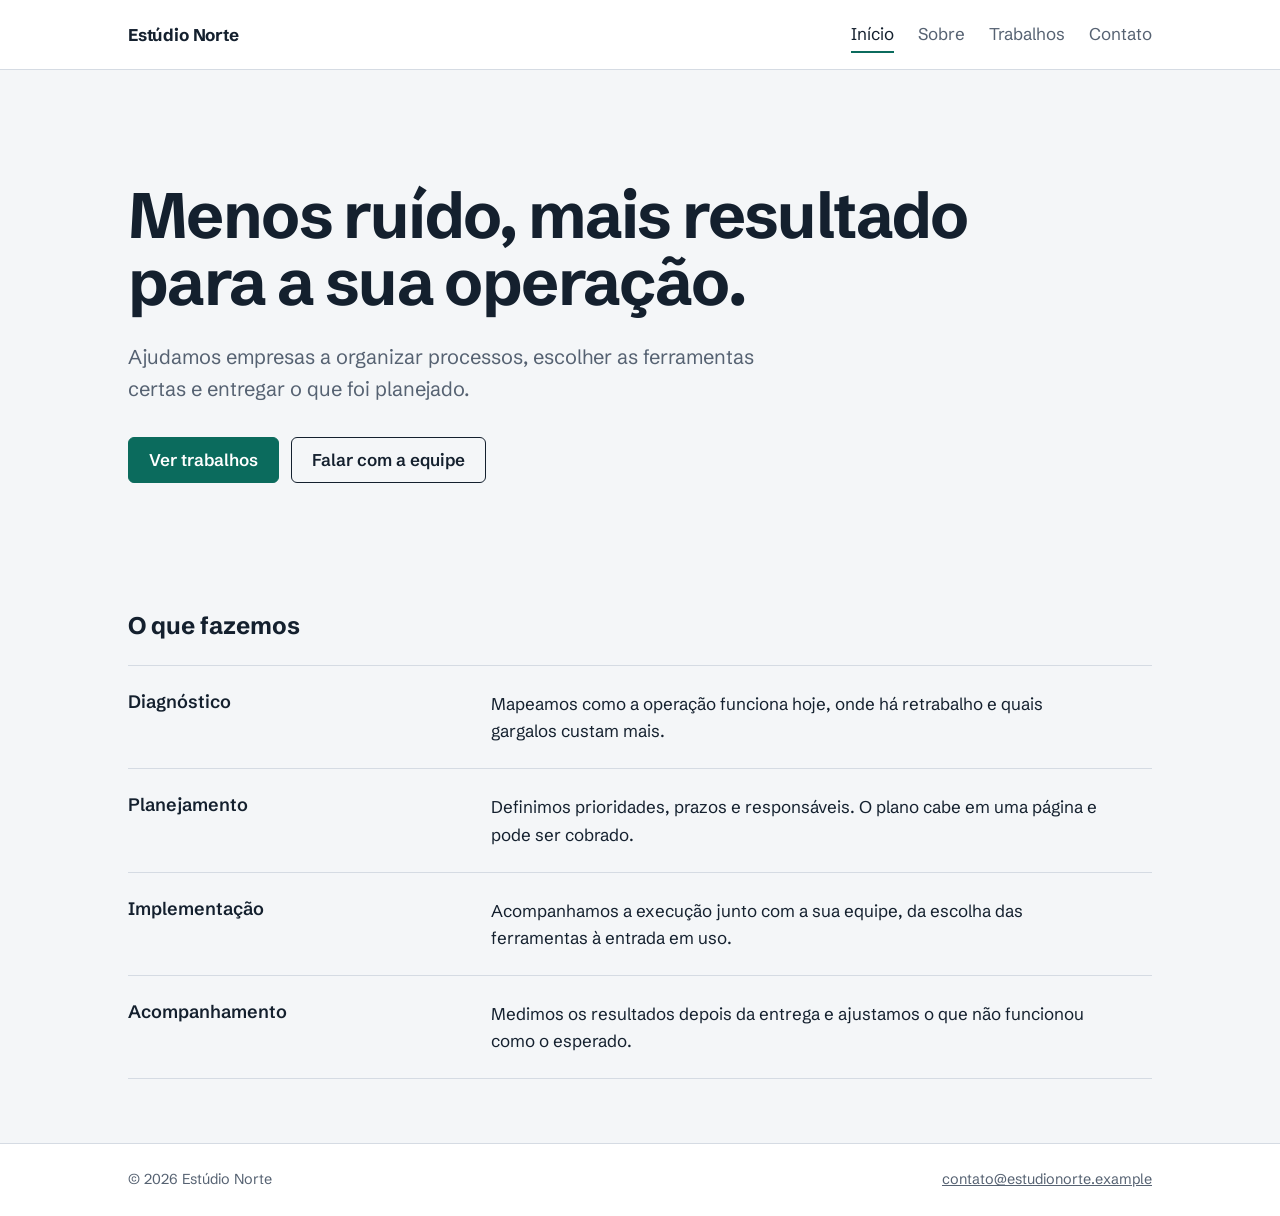
<file: index.html>
<!DOCTYPE html>
<html lang="pt-BR">

<head>
  <meta charset="UTF-8">
  <meta name="viewport" content="width=device-width, initial-scale=1">
  <title>Estúdio Norte</title>
  <meta name="description" content="Consultoria em estratégia, processos e tecnologia.">
  <link rel="icon"
    href="data:image/svg+xml,%3Csvg xmlns='http://www.w3.org/2000/svg' viewBox='0 0 32 32'%3E%3Crect width='32' height='32' rx='6' fill='%230B6B5D'/%3E%3Cpath d='M9 24V8l14 16V8' fill='none' stroke='white' stroke-width='3'/%3E%3C/svg%3E">
  <link rel="preconnect" href="https://fonts.googleapis.com">
  <link rel="preconnect" href="https://fonts.gstatic.com" crossorigin>
  <link href="https://fonts.googleapis.com/css2?family=Schibsted+Grotesk:wght@400;600;700&display=swap"
    rel="stylesheet">
  <link rel="stylesheet" href="src/styles/style.css">
  <script type="module" src="src/scripts/main.js"></script>
</head>

<body>
  <a class="skip" href="#app">Ir para o conteúdo</a>

  <header class="site-header">
    <div class="wrap bar">
      <a class="brand" href="#/" data-site-name>Estúdio Norte</a>
      <nav aria-label="Principal">
        <ul class="nav" id="nav"></ul>
      </nav>
    </div>
  </header>

  <main id="app" tabindex="-1">
    <noscript>
      <p class="wrap section">Este site precisa de JavaScript para funcionar.</p>
    </noscript>
  </main>

  <footer class="site-footer">
    <div class="wrap foot">
      <p>© <span id="year"></span> <span data-site-name></span></p>
      <p><a id="foot-email" href="#/contact"></a></p>
    </div>
  </footer>
</body>

</html>
</file>
<file: src/styles/style.css>
:root {
  --paper: #f4f6f8;
  --surface: #ffffff;
  --ink: #14202e;
  --muted: #566272;
  --line: #d5dbe3;
  --field: #a9b3bf;
  --accent: #0b6b5d;
  --accent-dark: #084f45;
  --font: "Schibsted Grotesk", system-ui, -apple-system, "Segoe UI", Roboto, sans-serif;
  --wrap: 68rem;
  --measure: 62ch;
}

*,
*::before,
*::after {
  box-sizing: border-box;
}

html {
  -webkit-text-size-adjust: 100%;
}

body {
  margin: 0;
  min-height: 100dvh;
  display: flex;
  flex-direction: column;
  font-family: var(--font);
  font-size: 1.0625rem;
  line-height: 1.6;
  color: var(--ink);
  background: var(--paper);
}

main {
  flex: 1;
}

main:focus {
  outline: none;
}

h1,
h2,
h3,
p,
ul {
  margin: 0;
}

ul {
  padding: 0;
  list-style: none;
}

a {
  color: inherit;
}

code {
  font-size: 0.95em;
}

h1 {
  max-width: 22ch;
  font-size: clamp(2.25rem, 5.5vw, 4rem);
  line-height: 1.05;
  letter-spacing: -0.025em;
  font-weight: 700;
}

h2 {
  font-size: 1.5rem;
  line-height: 1.25;
  font-weight: 700;
  margin-bottom: 1.5rem;
}

h3 {
  font-size: 1.125rem;
  line-height: 1.3;
  font-weight: 600;
}

.lead {
  margin-top: 1.5rem;
  max-width: 56ch;
  font-size: 1.25rem;
  color: var(--muted);
}

.wrap {
  width: 100%;
  max-width: var(--wrap);
  margin-inline: auto;
  padding-inline: clamp(1rem, 4vw, 2rem);
}

.section {
  padding-block: clamp(2rem, 6vw, 4rem);
}

.hero {
  padding-block: clamp(3rem, 10vw, 7rem) clamp(2rem, 6vw, 4rem);
}

/* Acessibilidade */
.skip {
  position: absolute;
  left: -999px;
  top: 0;
  padding: 0.5rem 0.75rem;
  background: var(--ink);
  color: #fff;
  z-index: 10;
}

.skip:focus {
  left: 1rem;
  top: 1rem;
}

:focus-visible {
  outline: 2px solid var(--accent);
  outline-offset: 3px;
}

/* Header */
.site-header {
  border-bottom: 1px solid var(--line);
  background: var(--surface);
}

.bar {
  display: flex;
  flex-wrap: wrap;
  align-items: center;
  justify-content: space-between;
  gap: 0.5rem 2rem;
  padding-block: 1rem;
}

.brand {
  font-weight: 700;
  letter-spacing: -0.01em;
  text-decoration: none;
}

.nav {
  display: flex;
  flex-wrap: wrap;
  gap: 0.25rem 1.5rem;
}

.nav a {
  display: inline-block;
  padding-block: 0.25rem;
  color: var(--muted);
  text-decoration: none;
  border-bottom: 2px solid transparent;
}

.nav a:hover {
  color: var(--ink);
}

.nav a[aria-current="page"] {
  color: var(--ink);
  border-bottom-color: var(--accent);
}

/* Botões */
.actions {
  display: flex;
  flex-wrap: wrap;
  gap: 0.75rem;
  margin-top: 2rem;
}

.btn {
  display: inline-block;
  padding: 0.75rem 1.25rem;
  font: inherit;
  font-weight: 600;
  line-height: 1.2;
  color: #fff;
  background: var(--accent);
  border: 1px solid var(--accent);
  border-radius: 6px;
  text-decoration: none;
  cursor: pointer;
}

.btn:hover {
  background: var(--accent-dark);
  border-color: var(--accent-dark);
}

.btn--ghost {
  color: var(--ink);
  background: transparent;
  border-color: var(--ink);
}

.btn--ghost:hover {
  color: #fff;
  background: var(--ink);
  border-color: var(--ink);
}

/* Lista em linhas: serviços, princípios, projetos, contato */
.rows {
  border-top: 1px solid var(--line);
}

.row {
  display: grid;
  grid-template-columns: minmax(0, 1fr) minmax(0, 2fr);
  gap: 1rem 2rem;
  padding-block: 1.5rem;
  border-bottom: 1px solid var(--line);
}

.row p {
  max-width: var(--measure);
}

.meta {
  margin-top: 0.25rem;
  font-size: 0.9rem;
  color: var(--muted);
}

.prose {
  max-width: var(--measure);
}

.prose p+p {
  margin-top: 1rem;
}

/* Formulário */
.form {
  display: grid;
  gap: 1rem;
  max-width: 36rem;
}

.form label {
  display: grid;
  gap: 0.35rem;
  font-size: 0.95rem;
  font-weight: 600;
}

.form input,
.form textarea {
  width: 100%;
  padding: 0.7rem 0.8rem;
  font: inherit;
  font-weight: 400;
  color: var(--ink);
  background: var(--surface);
  border: 1px solid var(--field);
  border-radius: 6px;
}

.form textarea {
  min-height: 9rem;
  resize: vertical;
}

.form .actions {
  margin-top: 0.5rem;
}

.status {
  min-height: 1.5em;
  color: var(--muted);
}

/* Footer */
.site-footer {
  border-top: 1px solid var(--line);
  background: var(--surface);
}

.foot {
  display: flex;
  flex-wrap: wrap;
  justify-content: space-between;
  gap: 0.5rem 2rem;
  padding-block: 1.5rem;
  font-size: 0.9rem;
  color: var(--muted);
}

@media (max-width: 40rem) {
  .row {
    grid-template-columns: 1fr;
    gap: 0.5rem;
  }
}

@media (prefers-reduced-motion: no-preference) {
  main>* {
    animation: enter 0.2s ease-out;
  }

  @keyframes enter {
    from {
      opacity: 0;
    }

    to {
      opacity: 1;
    }
  }
}
</file>
